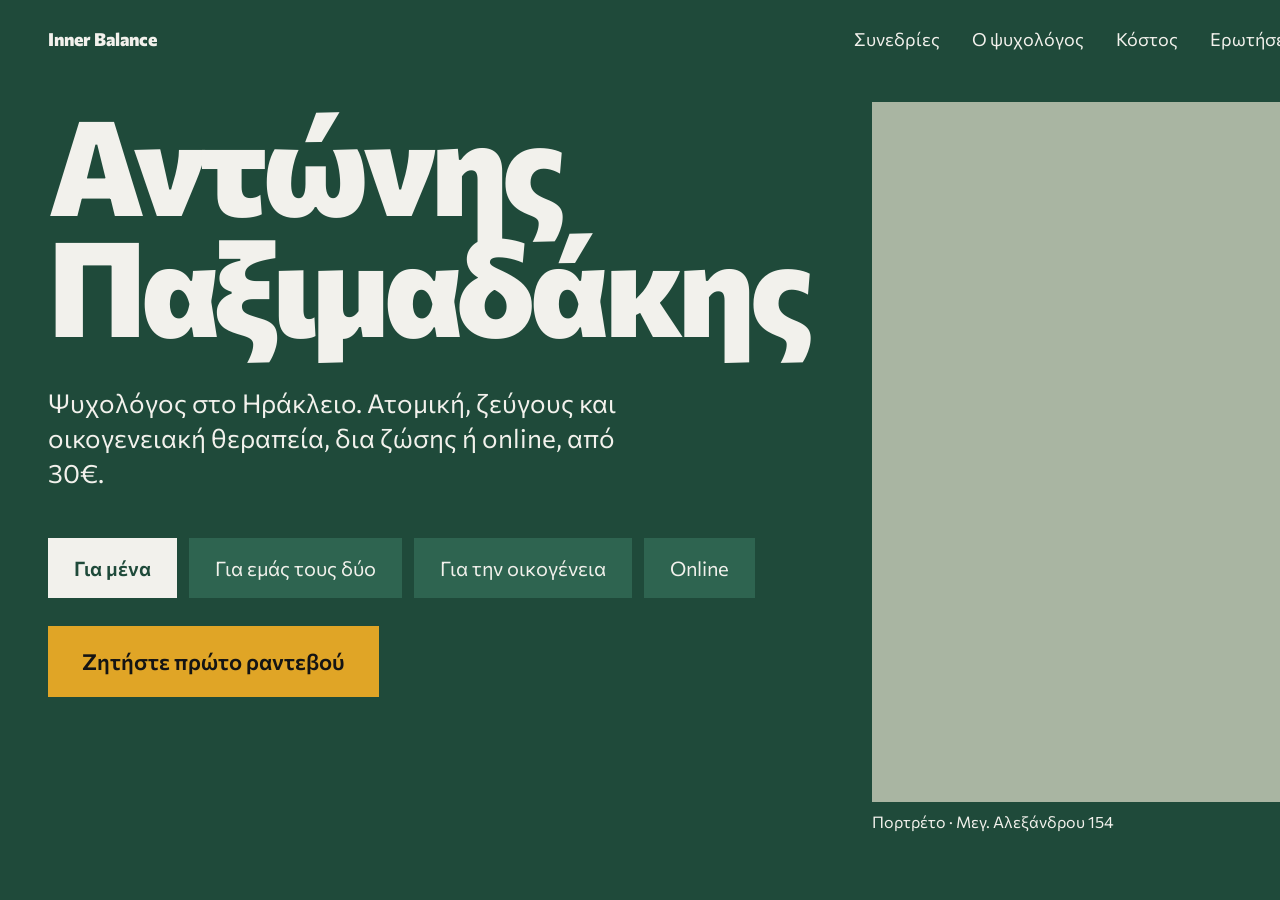
<file: .impeccable/decision/assigned.html>
<!doctype html><html lang="el"><head><meta charset="utf-8">
<link href="https://fonts.googleapis.com/css2?family=Commissioner:wght@400;600;800&display=swap" rel="stylesheet">
<style>
*{box-sizing:border-box;margin:0}body{width:1440px;height:900px;font-family:Commissioner,sans-serif;background:#1F4A3A;color:#F2F1EC;overflow:hidden}
nav{display:flex;justify-content:space-between;align-items:center;padding:28px 48px;font-size:18px}
nav b{font-weight:800}nav span{margin-left:32px}
.wrap{display:grid;grid-template-columns:1fr 520px;gap:48px;padding:24px 48px}
h1{font-size:132px;line-height:.92;letter-spacing:-.04em;font-weight:800}
p{font-size:26px;max-width:620px;margin-top:40px;line-height:1.35}
.pick{display:flex;gap:12px;margin-top:48px}.pick div{padding:18px 26px;font-size:20px;background:#2E6450}.pick div.on{background:#F2F1EC;color:#1F4A3A;font-weight:600}
.btn{display:inline-block;margin-top:28px;background:#E0A526;color:#141414;padding:22px 34px;font-size:22px;font-weight:600}
.img{height:700px;background:#A9B5A2 url() center/cover}
.cap{font-size:16px;margin-top:10px}
</style></head><body>
<nav><b>Inner Balance</b><div><span>Συνεδρίες</span><span>Ο ψυχολόγος</span><span>Κόστος</span><span>Ερωτήσεις</span><span>EL / EN</span></div></nav>
<div class="wrap"><div>
<h1>Αντώνης<br>Παξιμαδάκης</h1>
<p>Ψυχολόγος στο Ηράκλειο. Ατομική, ζεύγους και οικογενειακή θεραπεία, δια ζώσης ή online, από 30€.</p>
<div class="pick"><div class="on">Για μένα</div><div>Για εμάς τους δύο</div><div>Για την οικογένεια</div><div>Online</div></div>
<a class="btn">Ζητήστε πρώτο ραντεβού</a>
</div><div><div class="img"></div><div class="cap">Πορτρέτο · Μεγ. Αλεξάνδρου 154</div></div></div>
</body></html>
</file>
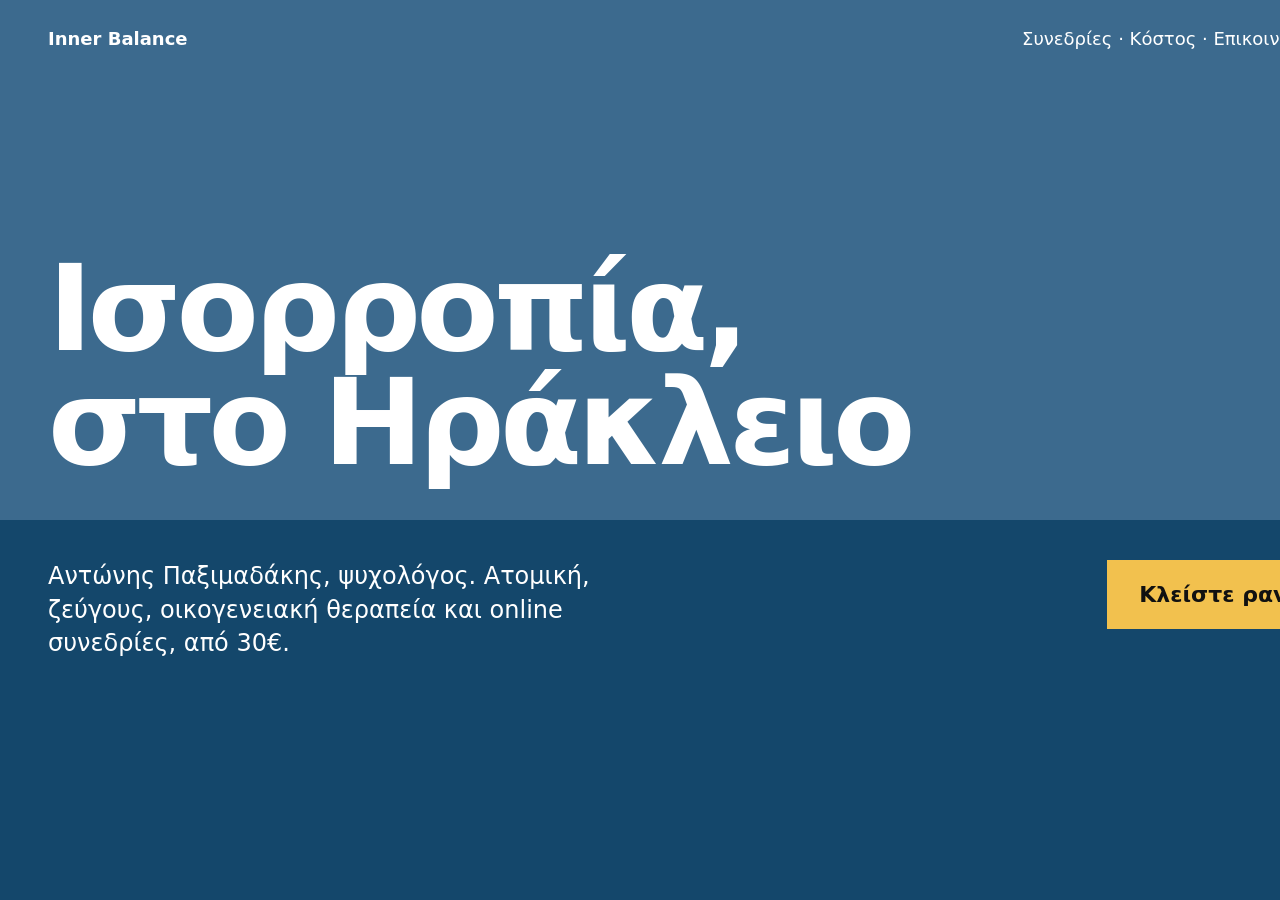
<file: .impeccable/decision/pick.html>
<!doctype html><html lang="el"><head><meta charset="utf-8">
<style>
*{box-sizing:border-box;margin:0}body{width:1440px;height:900px;font-family:system-ui,sans-serif;overflow:hidden;color:#fff}
.sky{height:520px;background:#3C6A8E;padding:28px 48px;position:relative}
.sea{height:380px;background:#14476B;padding:40px 48px;display:flex;justify-content:space-between}
nav{display:flex;justify-content:space-between;font-size:18px}
h1{position:absolute;left:48px;bottom:40px;font-size:120px;letter-spacing:-.04em;line-height:.95;font-weight:700}
p{font-size:24px;max-width:560px;line-height:1.4}
.btn{align-self:flex-start;background:#F2C14E;color:#111;padding:22px 32px;font-size:22px;font-weight:600}
</style></head><body>
<div class="sky"><nav><b>Inner Balance</b><span>Συνεδρίες · Κόστος · Επικοινωνία · EL/EN</span></nav><h1>Ισορροπία,<br>στο Ηράκλειο</h1></div>
<div class="sea"><p>Αντώνης Παξιμαδάκης, ψυχολόγος. Ατομική, ζεύγους, οικογενειακή θεραπεία και online συνεδρίες, από 30€.</p><a class="btn">Κλείστε ραντεβού</a></div>
</body></html>
</file>
